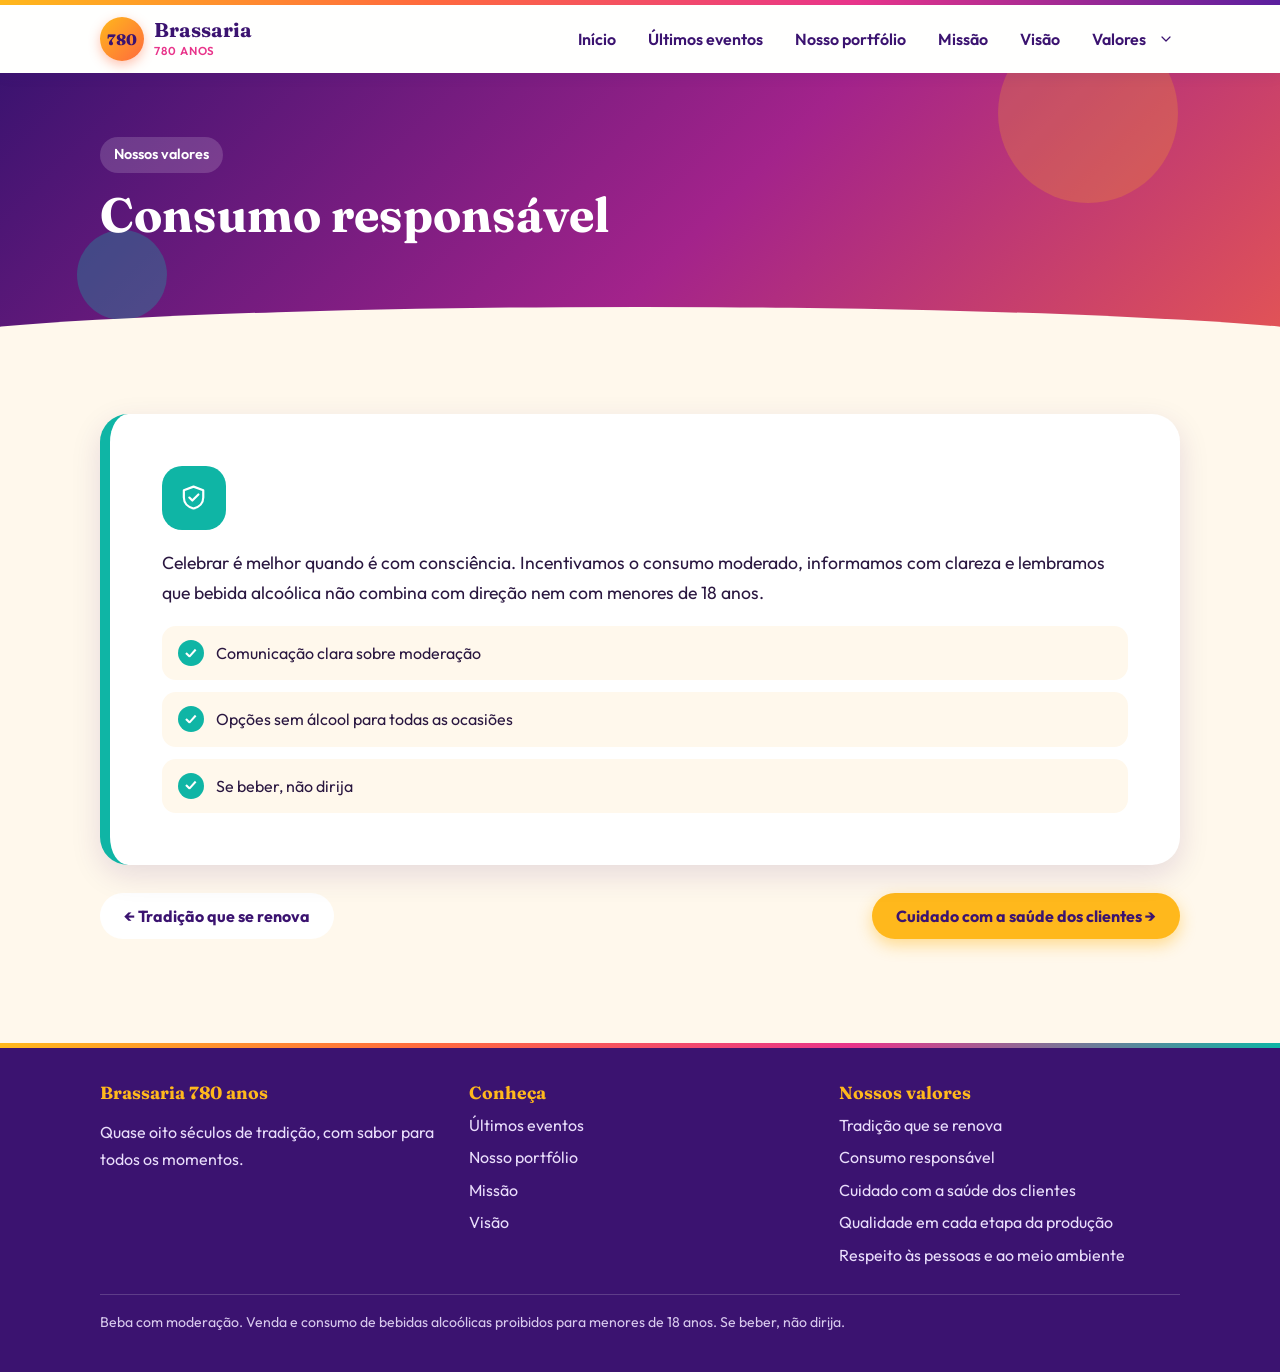
<file: Trabalho-Brassaria/src/main/resources/static/consumo-responsavel.html>
<!DOCTYPE html>
<html lang="pt-BR">
<head>
  <meta charset="UTF-8">
  <meta name="viewport" content="width=device-width, initial-scale=1.0">
  <meta name="theme-color" content="#3B1370">
  <title>Consumo responsável | Brassaria 780 anos</title>
  <link rel="preconnect" href="https://fonts.googleapis.com">
  <link rel="preconnect" href="https://fonts.gstatic.com" crossorigin>
  <link href="https://fonts.googleapis.com/css2?family=Fraunces:opsz,wght@9..144,600;9..144,800&family=Outfit:wght@400;500;600;700&display=swap" rel="stylesheet">
  <link rel="stylesheet" href="css/brassaria.css?v=3">
</head>
<body data-page="valores" data-sub="consumo-responsavel.html" class="t-2">
  <a class="skip" href="#conteudo">Pular para o conteúdo</a>
  <div id="cabecalho"></div>
  <main id="conteudo">
<section class="pagina-topo"><span class="bolha b1"></span><span class="bolha b2"></span>
  <div class="wrap"><span class="eyebrow"> Nossos valores</span><h1>Consumo responsável</h1></div></section>
<section class="secao"><div class="wrap"><div class="destaque t-2"><div class="bol" data-ico="escudo"></div>
  <p class="corpo">Celebrar é melhor quando é com consciência. Incentivamos o consumo moderado, informamos com clareza e lembramos que bebida alcoólica não combina com direção nem com menores de 18 anos.</p><ul><li>Comunicação clara sobre moderação</li><li>Opções sem álcool para todas as ocasiões</li><li>Se beber, não dirija</li></ul></div><div class="nav-pag"><a class="btn btn-sec" href="tradicao-que-se-renova.html">← Tradição que se renova</a><a class="btn" href="cuidado-com-a-saude.html">Cuidado com a saúde dos clientes →</a></div></div></section>
  </main>
  <div id="rodape"></div>
  <script src="js/layout.js?v=3"></script><script src="js/app.js?v=3"></script>
</body>
</html>
</file>
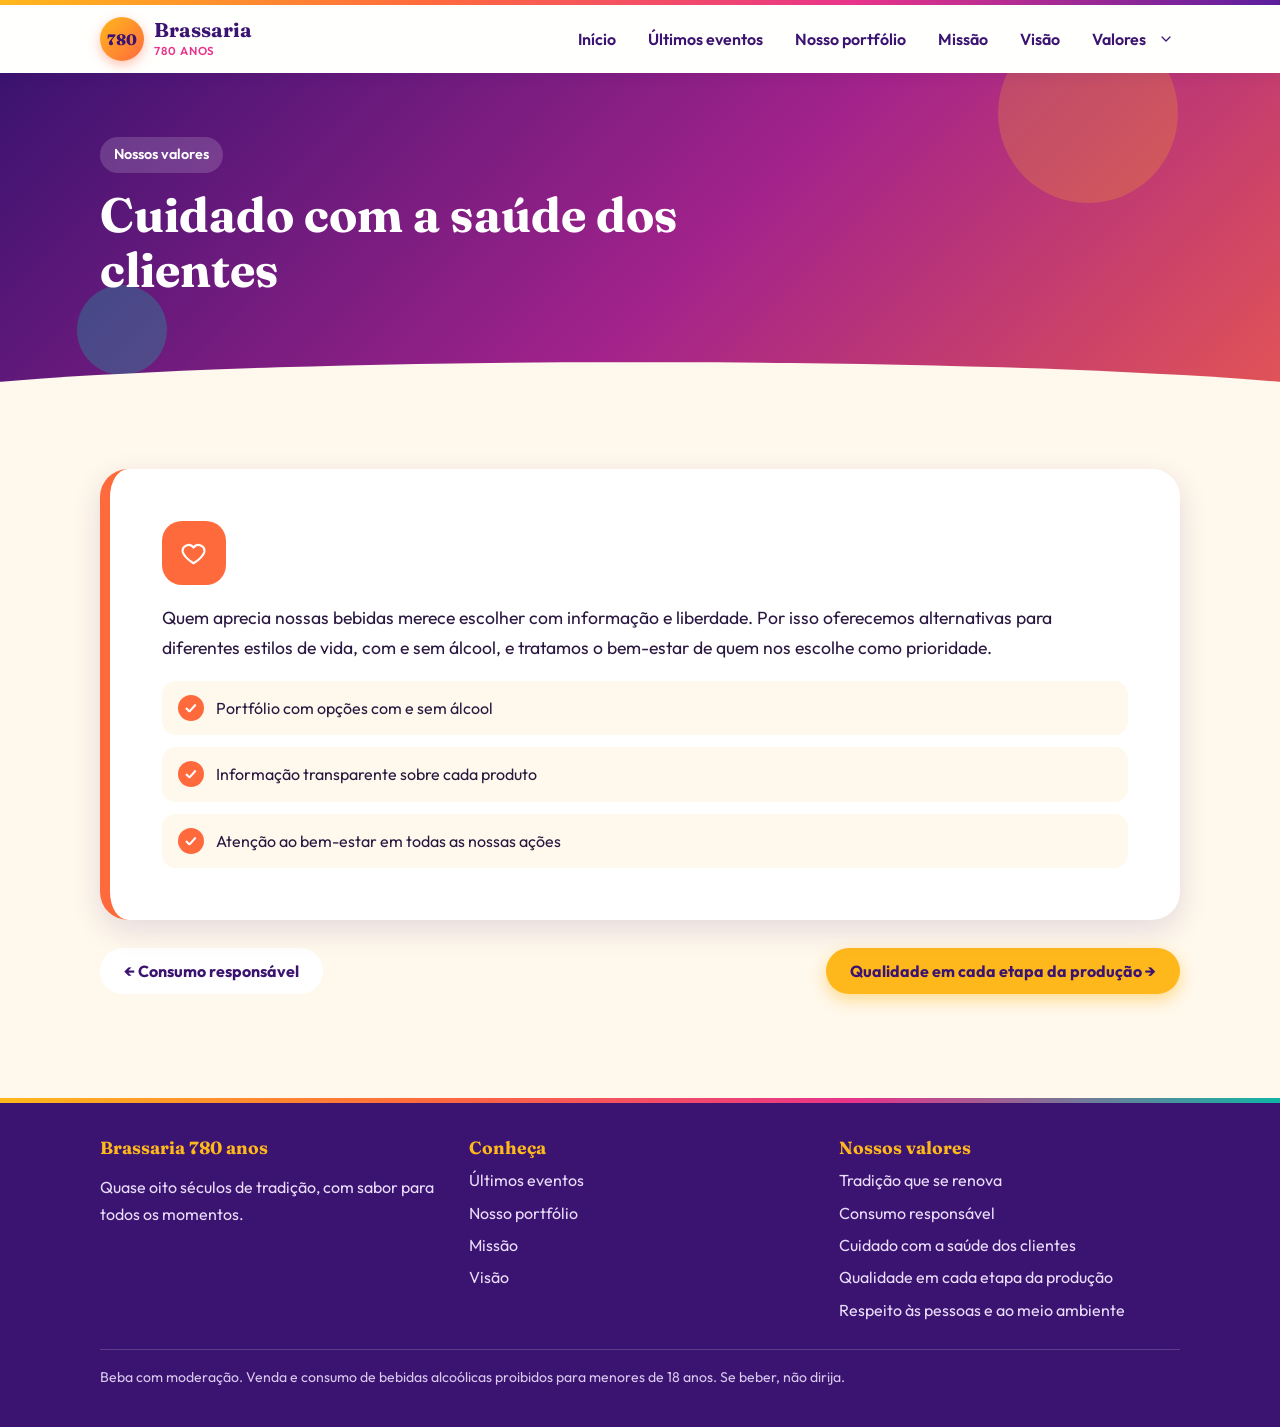
<file: Trabalho-Brassaria/src/main/resources/static/cuidado-com-a-saude.html>
<!DOCTYPE html>
<html lang="pt-BR">
<head>
  <meta charset="UTF-8">
  <meta name="viewport" content="width=device-width, initial-scale=1.0">
  <meta name="theme-color" content="#3B1370">
  <title>Cuidado com a saúde dos clientes | Brassaria 780 anos</title>
  <link rel="preconnect" href="https://fonts.googleapis.com">
  <link rel="preconnect" href="https://fonts.gstatic.com" crossorigin>
  <link href="https://fonts.googleapis.com/css2?family=Fraunces:opsz,wght@9..144,600;9..144,800&family=Outfit:wght@400;500;600;700&display=swap" rel="stylesheet">
  <link rel="stylesheet" href="css/brassaria.css?v=3">
</head>
<body data-page="valores" data-sub="cuidado-com-a-saude.html" class="t-3">
  <a class="skip" href="#conteudo">Pular para o conteúdo</a>
  <div id="cabecalho"></div>
  <main id="conteudo">
<section class="pagina-topo"><span class="bolha b1"></span><span class="bolha b2"></span>
  <div class="wrap"><span class="eyebrow"> Nossos valores</span><h1>Cuidado com a saúde dos clientes</h1></div></section>
<section class="secao"><div class="wrap"><div class="destaque t-3"><div class="bol" data-ico="coracao"></div>
  <p class="corpo">Quem aprecia nossas bebidas merece escolher com informação e liberdade. Por isso oferecemos alternativas para diferentes estilos de vida, com e sem álcool, e tratamos o bem-estar de quem nos escolhe como prioridade.</p><ul><li>Portfólio com opções com e sem álcool</li><li>Informação transparente sobre cada produto</li><li>Atenção ao bem-estar em todas as nossas ações</li></ul></div><div class="nav-pag"><a class="btn btn-sec" href="consumo-responsavel.html">← Consumo responsável</a><a class="btn" href="qualidade-na-producao.html">Qualidade em cada etapa da produção →</a></div></div></section>
  </main>
  <div id="rodape"></div>
  <script src="js/layout.js?v=3"></script><script src="js/app.js?v=3"></script>
</body>
</html>
</file>
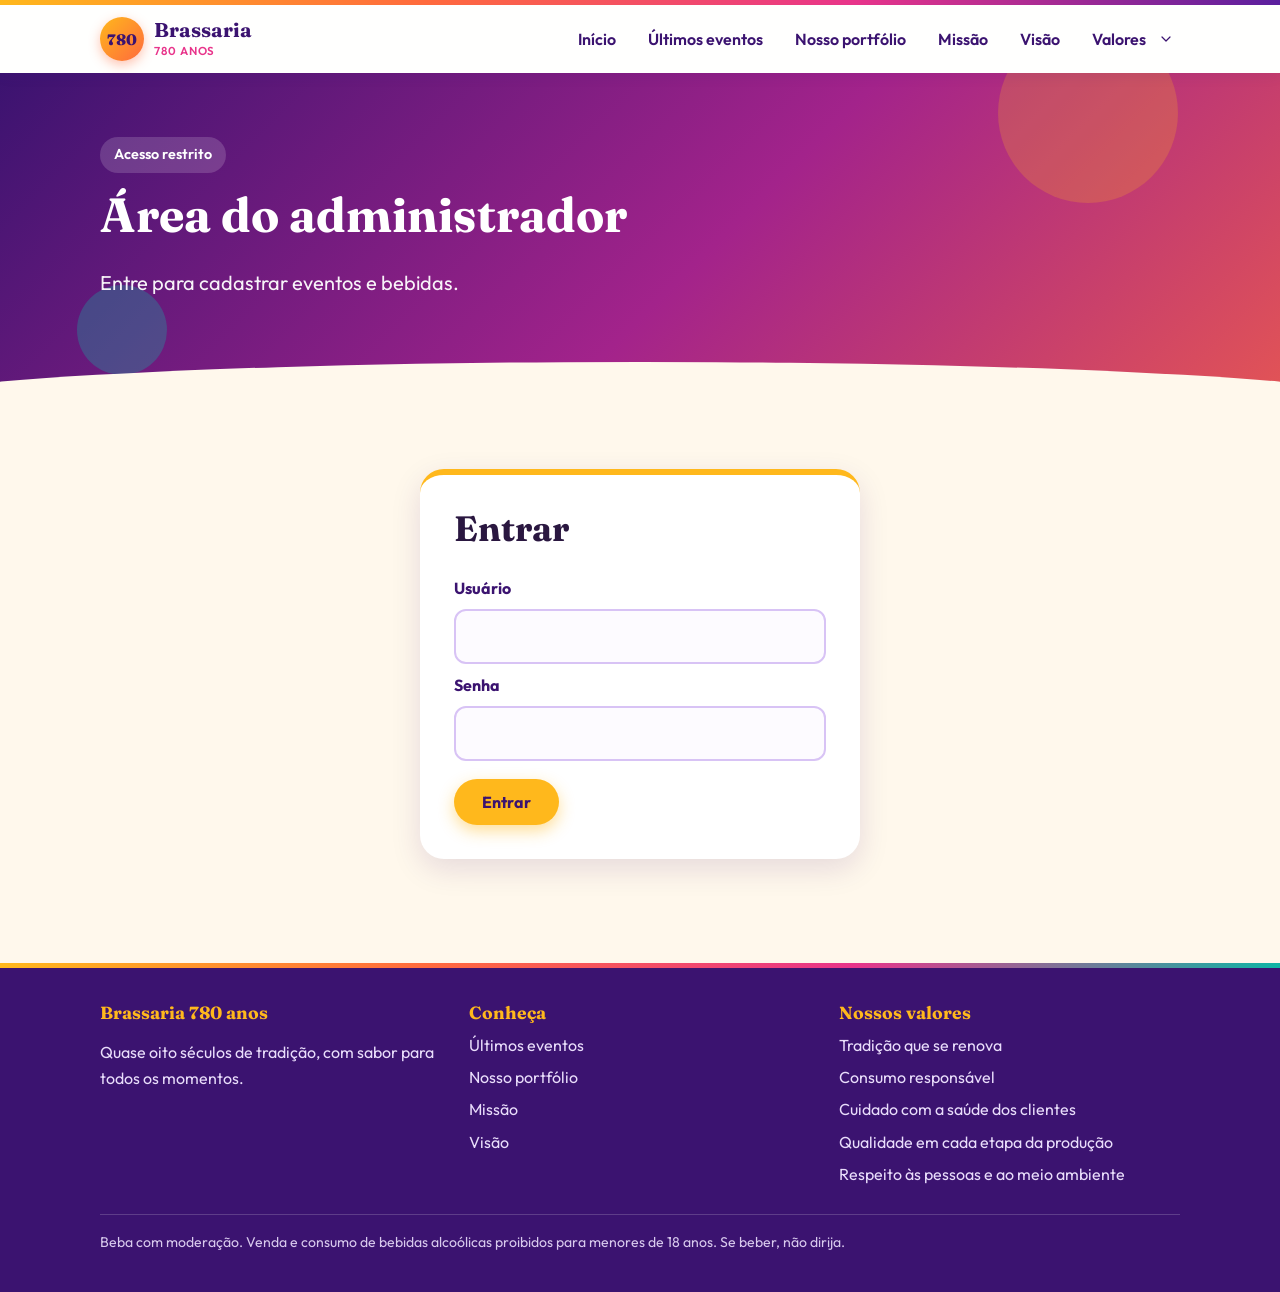
<file: Trabalho-Brassaria/src/main/resources/static/login.html>
<!DOCTYPE html>
<html lang="pt-BR">
<head>
  <meta charset="UTF-8">
  <meta name="viewport" content="width=device-width, initial-scale=1.0">
  <meta name="theme-color" content="#3B1370">
  <title>Entrar | Brassaria 780 anos</title>
  <link rel="preconnect" href="https://fonts.googleapis.com">
  <link rel="preconnect" href="https://fonts.gstatic.com" crossorigin>
  <link href="https://fonts.googleapis.com/css2?family=Fraunces:opsz,wght@9..144,600;9..144,800&family=Outfit:wght@400;500;600;700&display=swap" rel="stylesheet">
  <link rel="stylesheet" href="css/brassaria.css?v=3">
</head>
<body data-page="login" class="">
  <a class="skip" href="#conteudo">Pular para o conteúdo</a>
  <div id="cabecalho"></div>
  <main id="conteudo">
<section class="pagina-topo"><span class="bolha b1"></span><span class="bolha b2"></span>
  <div class="wrap"><span class="eyebrow"> Acesso restrito</span><h1>Área do administrador</h1><p>Entre para cadastrar eventos e bebidas.</p></div></section>
<section class="secao"><div class="wrap"><form class="login" action="/login" method="post">
  <h2>Entrar</h2><p id="erro-login" class="msg-erro" role="alert" hidden>Usuário ou senha incorretos.</p>
  <label for="username">Usuário</label><input type="text" id="username" name="username" autocomplete="username" required>
  <label for="password">Senha</label><input type="password" id="password" name="password" autocomplete="current-password" required>
  <button type="submit">Entrar</button></form></div></section>
<script>if(location.search.includes("erro"))document.getElementById("erro-login").hidden=false;</script>
  </main>
  <div id="rodape"></div>
  <script src="js/layout.js?v=3"></script>
</body>
</html>
</file>
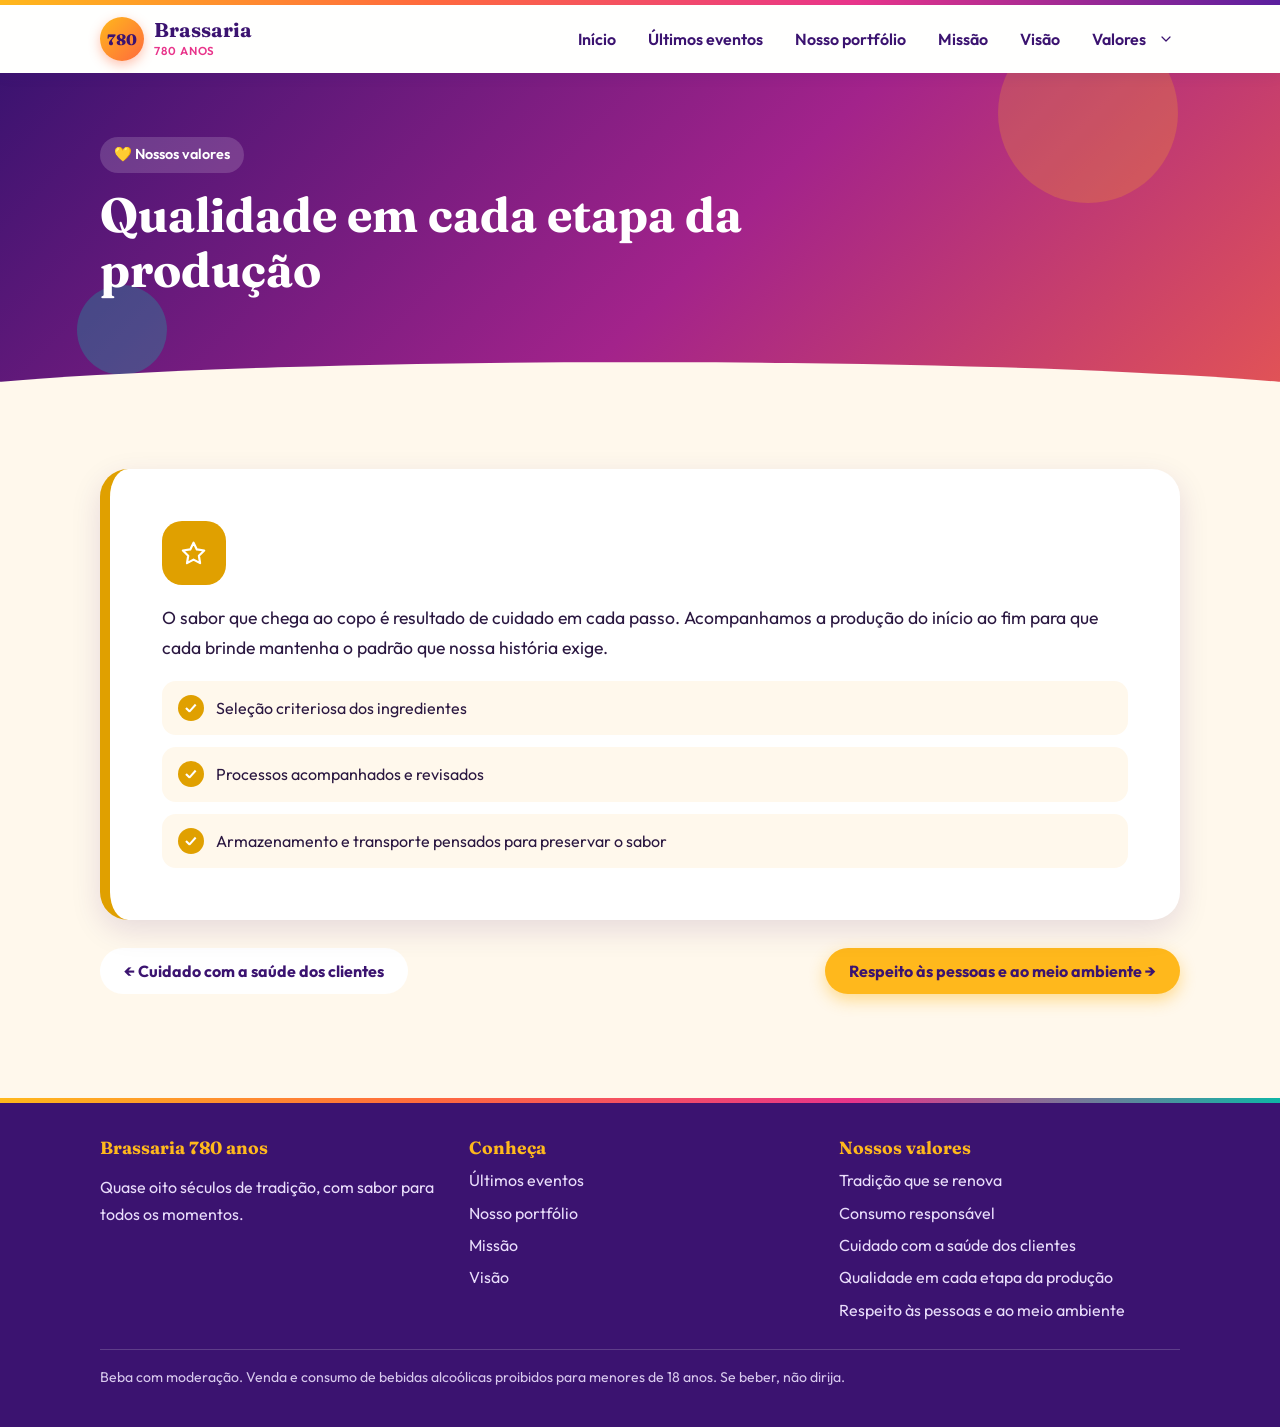
<file: Trabalho-Brassaria/src/main/resources/static/qualidade-na-producao.html>
<!DOCTYPE html>
<html lang="pt-BR">
<head>
  <meta charset="UTF-8">
  <meta name="viewport" content="width=device-width, initial-scale=1.0">
  <meta name="theme-color" content="#3B1370">
  <title>Qualidade em cada etapa da produção | Brassaria 780 anos</title>
  <link rel="preconnect" href="https://fonts.googleapis.com">
  <link rel="preconnect" href="https://fonts.gstatic.com" crossorigin>
  <link href="https://fonts.googleapis.com/css2?family=Fraunces:opsz,wght@9..144,600;9..144,800&family=Outfit:wght@400;500;600;700&display=swap" rel="stylesheet">
  <link rel="stylesheet" href="css/brassaria.css?v=3">
</head>
<body data-page="valores" data-sub="qualidade-na-producao.html" class="t-4">
  <a class="skip" href="#conteudo">Pular para o conteúdo</a>
  <div id="cabecalho"></div>
  <main id="conteudo">
<section class="pagina-topo"><span class="bolha b1"></span><span class="bolha b2"></span>
  <div class="wrap"><span class="eyebrow">💛 Nossos valores</span><h1>Qualidade em cada etapa da produção</h1></div></section>
<section class="secao"><div class="wrap"><div class="destaque t-4"><div class="bol" data-ico="estrela"></div>
  <p class="corpo">O sabor que chega ao copo é resultado de cuidado em cada passo. Acompanhamos a produção do início ao fim para que cada brinde mantenha o padrão que nossa história exige.</p><ul><li>Seleção criteriosa dos ingredientes</li><li>Processos acompanhados e revisados</li><li>Armazenamento e transporte pensados para preservar o sabor</li></ul></div><div class="nav-pag"><a class="btn btn-sec" href="cuidado-com-a-saude.html">← Cuidado com a saúde dos clientes</a><a class="btn" href="respeito-pessoas-meio-ambiente.html">Respeito às pessoas e ao meio ambiente →</a></div></div></section>
  </main>
  <div id="rodape"></div>
  <script src="js/layout.js?v=3"></script><script src="js/app.js?v=3"></script>
</body>
</html>
</file>
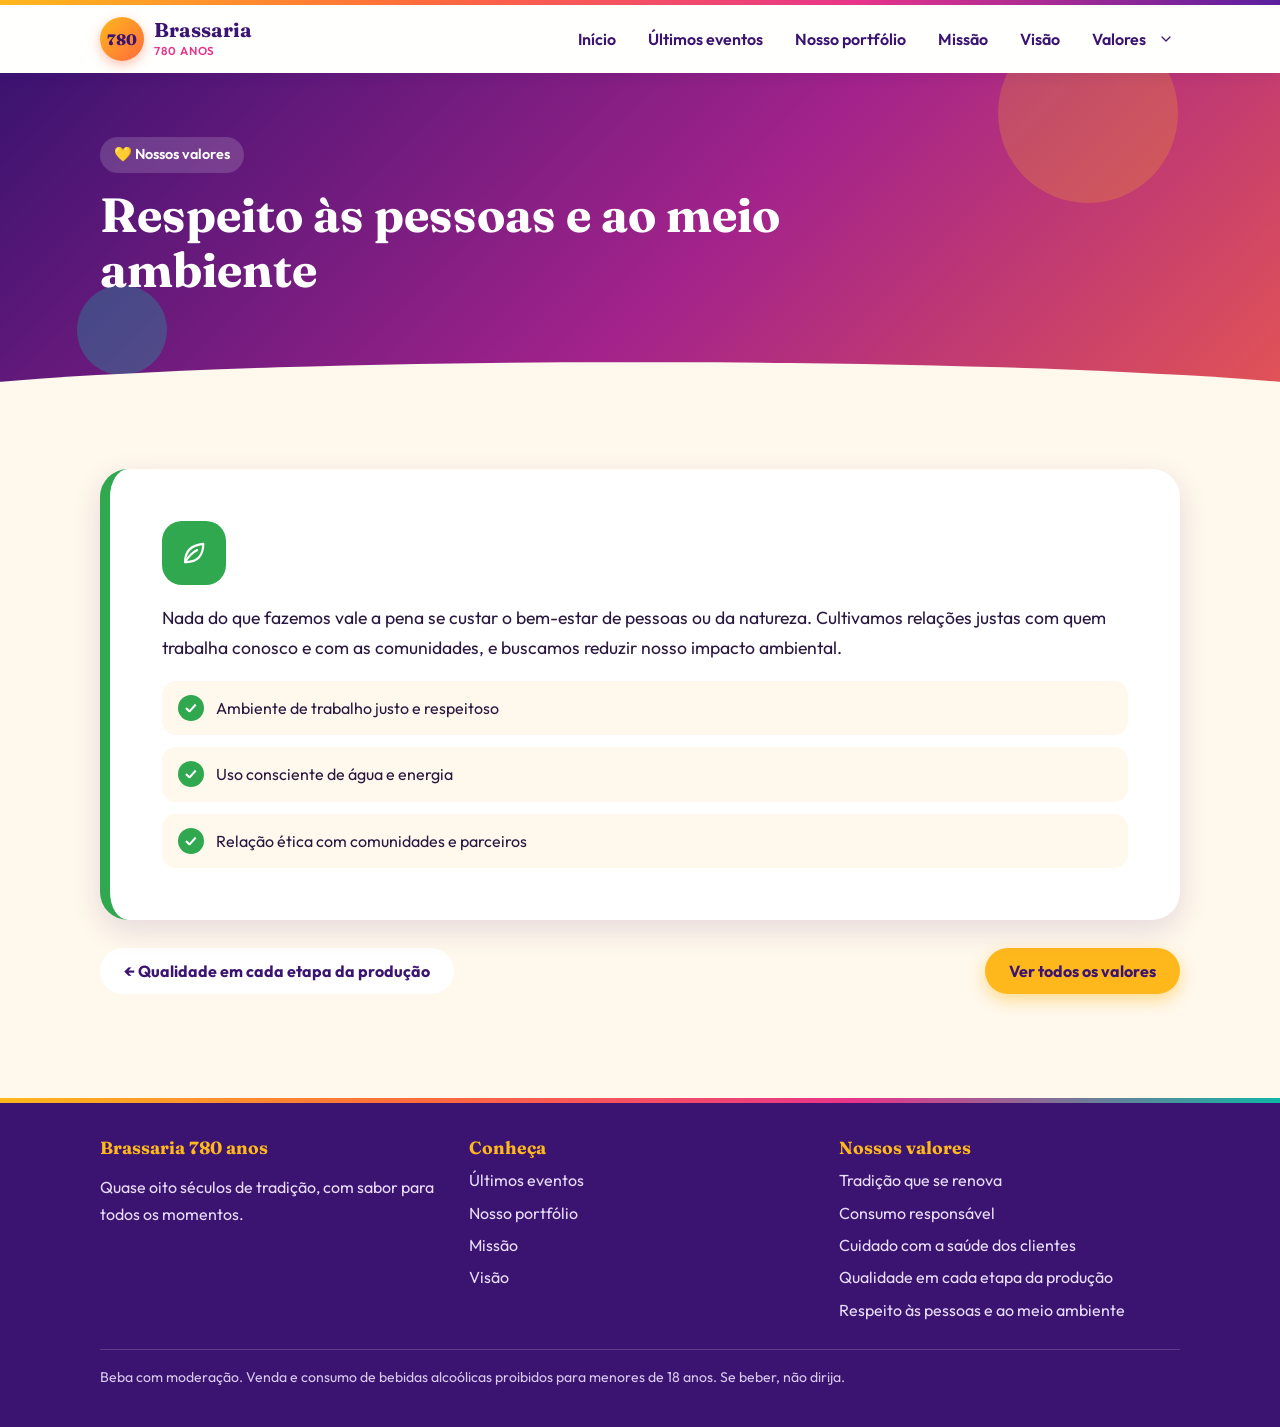
<file: Trabalho-Brassaria/src/main/resources/static/respeito-pessoas-meio-ambiente.html>
<!DOCTYPE html>
<html lang="pt-BR">
<head>
  <meta charset="UTF-8">
  <meta name="viewport" content="width=device-width, initial-scale=1.0">
  <meta name="theme-color" content="#3B1370">
  <title>Respeito às pessoas e ao meio ambiente | Brassaria 780 anos</title>
  <link rel="preconnect" href="https://fonts.googleapis.com">
  <link rel="preconnect" href="https://fonts.gstatic.com" crossorigin>
  <link href="https://fonts.googleapis.com/css2?family=Fraunces:opsz,wght@9..144,600;9..144,800&family=Outfit:wght@400;500;600;700&display=swap" rel="stylesheet">
  <link rel="stylesheet" href="css/brassaria.css?v=3">
</head>
<body data-page="valores" data-sub="respeito-pessoas-meio-ambiente.html" class="t-5">
  <a class="skip" href="#conteudo">Pular para o conteúdo</a>
  <div id="cabecalho"></div>
  <main id="conteudo">
<section class="pagina-topo"><span class="bolha b1"></span><span class="bolha b2"></span>
  <div class="wrap"><span class="eyebrow">💛 Nossos valores</span><h1>Respeito às pessoas e ao meio ambiente</h1></div></section>
<section class="secao"><div class="wrap"><div class="destaque t-5"><div class="bol" data-ico="folha"></div>
  <p class="corpo">Nada do que fazemos vale a pena se custar o bem-estar de pessoas ou da natureza. Cultivamos relações justas com quem trabalha conosco e com as comunidades, e buscamos reduzir nosso impacto ambiental.</p><ul><li>Ambiente de trabalho justo e respeitoso</li><li>Uso consciente de água e energia</li><li>Relação ética com comunidades e parceiros</li></ul></div><div class="nav-pag"><a class="btn btn-sec" href="qualidade-na-producao.html">← Qualidade em cada etapa da produção</a><a class="btn" href="valores.html">Ver todos os valores</a></div></div></section>
  </main>
  <div id="rodape"></div>
  <script src="js/layout.js?v=3"></script><script src="js/app.js?v=3"></script>
</body>
</html>
</file>
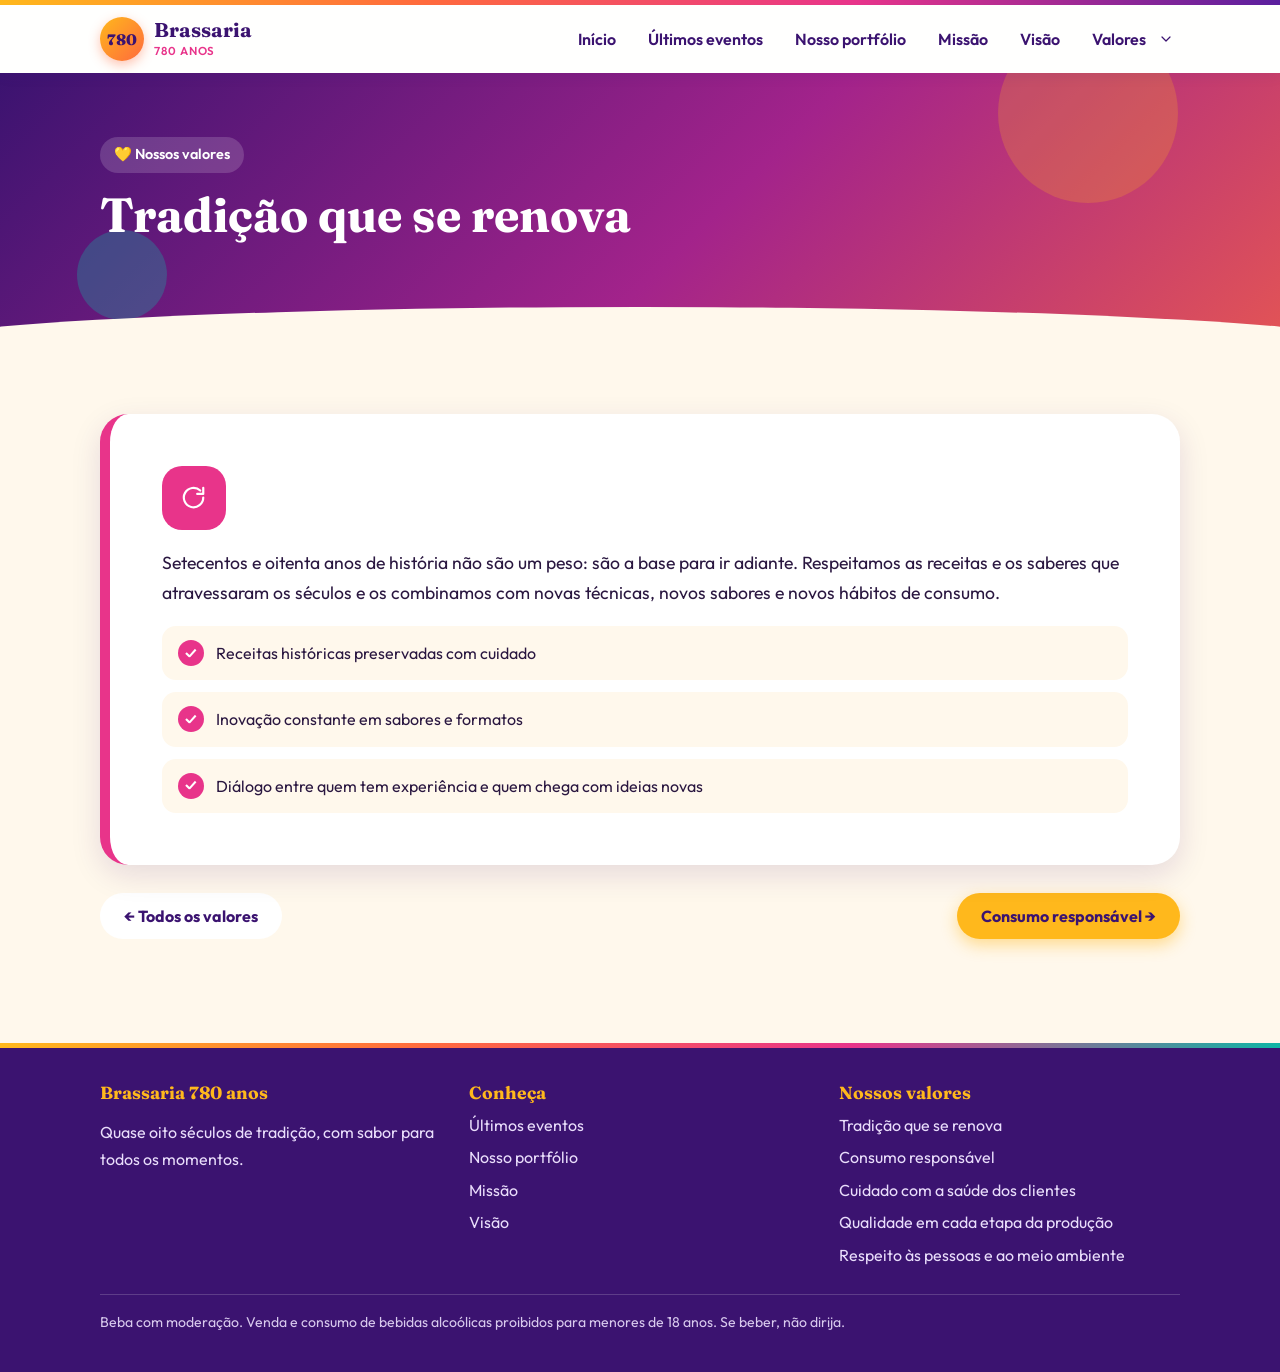
<file: Trabalho-Brassaria/src/main/resources/static/tradicao-que-se-renova.html>
<!DOCTYPE html>
<html lang="pt-BR">
<head>
  <meta charset="UTF-8">
  <meta name="viewport" content="width=device-width, initial-scale=1.0">
  <meta name="theme-color" content="#3B1370">
  <title>Tradição que se renova | Brassaria 780 anos</title>
  <link rel="preconnect" href="https://fonts.googleapis.com">
  <link rel="preconnect" href="https://fonts.gstatic.com" crossorigin>
  <link href="https://fonts.googleapis.com/css2?family=Fraunces:opsz,wght@9..144,600;9..144,800&family=Outfit:wght@400;500;600;700&display=swap" rel="stylesheet">
  <link rel="stylesheet" href="css/brassaria.css?v=3">
</head>
<body data-page="valores" data-sub="tradicao-que-se-renova.html" class="t-1">
  <a class="skip" href="#conteudo">Pular para o conteúdo</a>
  <div id="cabecalho"></div>
  <main id="conteudo">
<section class="pagina-topo"><span class="bolha b1"></span><span class="bolha b2"></span>
  <div class="wrap"><span class="eyebrow">💛 Nossos valores</span><h1>Tradição que se renova</h1></div></section>
<section class="secao"><div class="wrap"><div class="destaque t-1"><div class="bol" data-ico="renova"></div>
  <p class="corpo">Setecentos e oitenta anos de história não são um peso: são a base para ir adiante. Respeitamos as receitas e os saberes que atravessaram os séculos e os combinamos com novas técnicas, novos sabores e novos hábitos de consumo.</p><ul><li>Receitas históricas preservadas com cuidado</li><li>Inovação constante em sabores e formatos</li><li>Diálogo entre quem tem experiência e quem chega com ideias novas</li></ul></div><div class="nav-pag"><a class="btn btn-sec" href="valores.html">← Todos os valores</a><a class="btn" href="consumo-responsavel.html">Consumo responsável →</a></div></div></section>
  </main>
  <div id="rodape"></div>
  <script src="js/layout.js?v=3"></script><script src="js/app.js?v=3"></script>
</body>
</html>
</file>
<file: Trabalho-Brassaria/src/main/resources/static/css/brassaria.css>
:root{--roxo:#3B1370;--roxo2:#5A1F9E;--mag:#E8348A;--coral:#FF6A3D;--amb:#FFB81C;--turq:#0FB5A5;--verde:#2FA84F;--creme:#FFF8EC;--tinta:#2A1740;--mut:#65557A;--acc:var(--mag);--sh:0 10px 30px rgba(59,19,112,.13)}
*{box-sizing:border-box}html{scroll-behavior:smooth}
body{margin:0;font:1rem/1.65 Outfit,system-ui,"Segoe UI",sans-serif;background:var(--creme);color:var(--tinta);min-height:100vh;display:flex;flex-direction:column}
main{flex:1}
h1,h2,h3{font-family:Fraunces,Georgia,serif;line-height:1.15;margin:0 0 .5em}
h2{font-size:clamp(1.6rem,4vw,2.2rem)}a{color:inherit}
.ico{width:1.4em;height:1.4em;flex:none}
.wrap{max-width:1120px;margin:0 auto;padding:0 20px}
.skip{position:absolute;left:-999px}.skip:focus{left:12px;top:12px;background:#fff;padding:8px 14px;border-radius:8px;z-index:99}
:focus-visible{outline:3px solid var(--amb);outline-offset:2px}
.t-1{--acc:var(--mag)}.t-2{--acc:var(--turq)}.t-3{--acc:var(--coral)}.t-4{--acc:#E0A000}.t-5{--acc:var(--verde)}
/* topo */
.topo{position:sticky;top:0;z-index:50;background:rgba(255,255,255,.94);backdrop-filter:blur(10px);border-top:5px solid;border-image:linear-gradient(90deg,var(--amb),var(--coral),var(--mag),var(--roxo2)) 1;box-shadow:0 2px 14px rgba(59,19,112,.08)}
.barra{display:flex;align-items:center;justify-content:space-between;gap:16px;min-height:68px}
.marca{display:flex;align-items:center;gap:10px;text-decoration:none;font:700 1.25rem Fraunces,Georgia,serif;color:var(--roxo);line-height:1}
.marca small{display:block;font:600 .72rem Outfit,sans-serif;color:var(--mag);letter-spacing:.08em;text-transform:uppercase;margin-top:3px}
.selo{display:grid;place-items:center;width:44px;height:44px;border-radius:50%;background:linear-gradient(135deg,var(--amb),var(--coral));color:var(--roxo);font:800 .95rem Fraunces,serif;box-shadow:0 4px 12px rgba(255,106,61,.4)}
.menu ul{list-style:none;margin:0;padding:0;display:flex;gap:4px;align-items:center}
.menu a{display:block;padding:8px 14px;border-radius:999px;text-decoration:none;font-weight:600;color:var(--roxo);transition:.2s}
.menu a:hover{background:#F3E8FF}.menu a[aria-current=page]{background:var(--roxo);color:#fff}
.tem-sub{position:relative;display:flex;align-items:center}
.tem-sub>a{padding-right:6px}
.sub-toggle{border:0;background:none;color:var(--roxo);cursor:pointer;padding:6px;border-radius:50%;display:grid}
.sub-toggle svg{width:16px;height:16px;transition:.2s}.aberto .sub-toggle svg{transform:rotate(180deg)}
.submenu{display:none!important;position:absolute;top:100%;right:0;min-width:300px;background:#fff;padding:8px!important;border-radius:16px;box-shadow:var(--sh);flex-direction:column;align-items:stretch!important}
.aberto .submenu,.tem-sub:focus-within .submenu{display:flex!important}
@media(hover:hover){.tem-sub:hover .submenu{display:flex!important}}
.submenu a{border-radius:10px}
.burger{display:none;width:46px;height:46px;border:0;border-radius:12px;background:var(--roxo);cursor:pointer;position:relative}
.burger span,.burger span::before,.burger span::after{position:absolute;left:12px;width:22px;height:3px;border-radius:3px;background:#fff;content:"";transition:.25s}
.burger span{top:21px}.burger span::before{left:0;top:-7px}.burger span::after{left:0;top:7px}
.burger[aria-expanded=true] span{background:transparent}.burger[aria-expanded=true] span::before{top:0;transform:rotate(45deg)}.burger[aria-expanded=true] span::after{top:0;transform:rotate(-45deg)}
@media(max-width:960px){
.burger{display:block}
.menu{position:absolute;left:0;right:0;top:100%;background:#fff;padding:12px 20px 20px;box-shadow:0 14px 24px rgba(59,19,112,.15);display:none;max-height:calc(100vh - 80px);overflow:auto}
.menu.visivel{display:block}.menu ul{flex-direction:column;align-items:stretch}
.menu a{padding:12px 14px;border-radius:12px}
.tem-sub{flex-wrap:wrap}.tem-sub>a{flex:1}.sub-toggle{padding:12px}
.submenu{position:static;box-shadow:none;min-width:0;width:100%;padding:0 0 0 14px!important;border-left:3px solid var(--amb);border-radius:0;margin-left:10px}
@media(hover:hover){.tem-sub:hover .submenu{display:none!important}.tem-sub.aberto:hover .submenu{display:flex!important}}
}
/* heróis */
.hero,.pagina-topo{position:relative;overflow:hidden;color:#fff;background:linear-gradient(135deg,var(--roxo) 0%,#A3238B 55%,var(--coral) 120%)}
.hero{padding:clamp(48px,9vw,100px) 0 clamp(70px,10vw,120px)}
.pagina-topo{padding:clamp(36px,6vw,64px) 0 clamp(56px,8vw,84px);--acc:var(--amb)}
.hero .wrap,.pagina-topo .wrap{position:relative;z-index:1}
.hero::after,.pagina-topo::after{content:"";position:absolute;left:0;right:0;bottom:-1px;height:44px;background:var(--creme);clip-path:ellipse(60% 100% at 50% 100%)}
.bolha{position:absolute;border-radius:50%;background:rgba(255,184,28,.22);animation:flutua 8s ease-in-out infinite}
.b1{width:180px;height:180px;right:8%;top:-50px}.b2{width:90px;height:90px;left:6%;bottom:30px;background:rgba(15,181,165,.3);animation-delay:-3s}.b3{width:46px;height:46px;right:34%;bottom:50px;background:rgba(232,52,138,.4);animation-delay:-5s}
@keyframes flutua{50%{transform:translateY(-22px)}}
.eyebrow{display:inline-flex;align-items:center;gap:8px;background:rgba(255,255,255,.16);padding:6px 14px;border-radius:999px;font-weight:600;font-size:.9rem;margin-bottom:14px}
.hero h1{font-size:clamp(2.4rem,7vw,4.6rem);max-width:12ch}.hero h1 em{font-style:normal;color:var(--amb)}
.pagina-topo h1{font-size:clamp(1.9rem,5vw,3rem);max-width:22ch}
.hero p,.pagina-topo p{font-size:clamp(1.05rem,2.4vw,1.25rem);max-width:46ch;margin:0 0 22px;opacity:.95}
.caneca{position:absolute;right:6%;bottom:30px;width:min(260px,26vw)}@media(max-width:760px){.caneca{display:none}}
.btns{display:flex;flex-wrap:wrap;gap:12px}
.btn{display:inline-flex;align-items:center;gap:8px;padding:13px 24px;border-radius:999px;font:700 1rem Outfit,sans-serif;text-decoration:none;border:0;cursor:pointer;background:var(--amb);color:var(--roxo);box-shadow:0 6px 16px rgba(255,184,28,.45);transition:.2s}
.btn:hover{transform:translateY(-3px)}
.btn-sec{background:#fff;color:var(--roxo);box-shadow:none}.hero .btn-sec{background:rgba(255,255,255,.18);color:#fff}
/* seções */
.secao{padding:clamp(36px,6vw,64px) 0}.secao.pull{margin-top:-30px;position:relative;z-index:2}
.cab{display:flex;justify-content:space-between;align-items:end;gap:12px;flex-wrap:wrap;margin-bottom:22px}.cab h2{margin:0}
.link-mais{font-weight:700;color:var(--mag);text-decoration:none}.link-mais:hover{text-decoration:underline}
.grade{display:grid;grid-template-columns:repeat(auto-fit,minmax(min(100%,270px),1fr));gap:20px}
.card{background:#fff;border-radius:22px;padding:24px;box-shadow:var(--sh);animation:sobe .5s both;animation-delay:calc(var(--i,0)*70ms);transition:transform .25s}
.card:hover{transform:translateY(-5px)}
@keyframes sobe{from{opacity:0;transform:translateY(16px)}}
.card h3{font-size:1.3rem;color:var(--roxo)}.card p{margin:0;color:var(--mut)}
.evento{border-top:6px solid var(--mag)}.evento:nth-child(3n+2){border-color:var(--turq)}.evento:nth-child(3n){border-color:var(--amb)}
.selo-data{display:inline-flex;flex-direction:column;align-items:center;background:var(--roxo);color:#fff;border-radius:14px;padding:8px 16px;margin-bottom:14px;line-height:1.1}
.selo-data strong{font:800 1.8rem Fraunces,serif;color:var(--amb)}.selo-data span{font-size:.72rem;letter-spacing:.08em;font-weight:600}
.esqueleto{min-height:190px;background:linear-gradient(90deg,#fff 25%,#F3E8FF 50%,#fff 75%);background-size:200% 100%;animation:brilho 1.2s infinite}
@keyframes brilho{to{background-position:-200% 0}}
.aviso{grid-column:1/-1;background:#fff;border:2px dashed #D8C3F5;border-radius:22px;padding:28px;text-align:center;color:var(--mut)}.aviso p{margin:0 0 12px}
.stats{display:grid;grid-template-columns:repeat(auto-fit,minmax(150px,1fr));gap:16px}
.stat{background:#fff;border-radius:22px;padding:20px;text-align:center;box-shadow:var(--sh)}
.stat strong{display:block;font:800 clamp(2rem,5vw,2.8rem) Fraunces,serif;color:var(--mag)}.stat span{color:var(--mut);font-weight:600}
/* tiles e valores */
.tile{display:block;text-decoration:none;position:relative;overflow:hidden}
.tile .bol{display:grid;place-items:center;width:54px;height:54px;border-radius:16px;background:var(--acc);color:#fff;margin-bottom:14px;font-size:1.1rem}
.t-4 .bol{color:var(--roxo)}.tile .ir{display:inline-block;margin-top:12px;font-weight:700;color:var(--acc);filter:brightness(.8)}
/* portfólio */
.chips{display:flex;flex-wrap:wrap;gap:10px;margin-bottom:26px}
.chip{border:2px solid var(--roxo2);background:#fff;color:var(--roxo);font:600 .95rem Outfit,sans-serif;padding:8px 18px;border-radius:999px;cursor:pointer;transition:.2s}
.chip:hover{background:#F3E8FF}.chip[aria-pressed=true]{background:var(--roxo);color:#fff;border-color:var(--roxo)}
.categoria{margin-bottom:34px}.categoria h3{display:flex;align-items:center;gap:10px;font-size:1.5rem;color:var(--roxo)}.categoria h3::before{content:"";width:12px;height:28px;border-radius:6px;background:linear-gradient(var(--amb),var(--coral))}
.bebida{display:flex;align-items:center;gap:14px;padding:16px 18px;font-weight:600;color:var(--roxo)}
.bebida .ico{width:2.1em;height:2.1em;padding:8px;border-radius:14px;background:#FFF1CC;color:#C27A00}
/* missão / visão / valores */
.destaque{position:relative;background:#fff;border-radius:28px;padding:clamp(26px,5vw,52px);box-shadow:var(--sh);border-left:10px solid var(--acc);display:grid;gap:18px}
.destaque .bol{display:grid;place-items:center;width:64px;height:64px;border-radius:20px;background:var(--acc);color:#fff;font-size:1.3rem}
.destaque p{font:500 clamp(1.2rem,3vw,1.7rem)/1.5 Fraunces,Georgia,serif;margin:0;color:var(--roxo)}
.destaque .corpo{font:1.1rem/1.7 Outfit,sans-serif;color:var(--tinta)}
.destaque ul{margin:0;padding:0;list-style:none;display:grid;gap:12px}
.destaque li{display:flex;gap:12px;align-items:flex-start;background:var(--creme);padding:14px 16px;border-radius:14px}
.destaque li::before{content:"✓";flex:none;display:grid;place-items:center;width:26px;height:26px;border-radius:50%;background:var(--acc);color:#fff;font-weight:800;font-size:.85rem}
.nav-pag{display:flex;justify-content:space-between;gap:12px;flex-wrap:wrap;margin-top:28px}
/* rodapé */
.rodape{background:var(--roxo);color:#E9DDFB;margin-top:40px;padding:40px 0 24px;position:relative}
.rodape::before{content:"";position:absolute;left:0;right:0;top:0;height:5px;background:linear-gradient(90deg,var(--amb),var(--coral),var(--mag),var(--turq))}
.rod-grid{display:grid;grid-template-columns:repeat(auto-fit,minmax(200px,1fr));gap:28px}
.rodape h3{color:var(--amb);font-size:1.1rem}.rodape ul{list-style:none;margin:0;padding:0;display:grid;gap:6px}.rodape a{text-decoration:none}.rodape a:hover{color:var(--amb)}
.aviso-legal{border-top:1px solid rgba(255,255,255,.2);margin-top:26px;padding-top:16px;font-size:.88rem;opacity:.9}
/* admin */
form{background:#fff;padding:clamp(20px,4vw,34px);border-radius:24px;border-top:6px solid var(--amb);box-shadow:var(--sh);display:grid;gap:8px}
label{font-weight:700;color:var(--roxo)}
input,textarea{font:inherit;padding:12px 14px;border:2px solid #D8C3F5;border-radius:12px;width:100%;background:#FDFBFF}
input:focus,textarea:focus{outline:3px solid var(--amb);border-color:var(--roxo2)}
form button{margin-top:10px;justify-self:start;background:var(--amb);color:var(--roxo);font:700 1rem Outfit,sans-serif;border:0;border-radius:999px;padding:13px 28px;cursor:pointer;box-shadow:0 6px 16px rgba(255,184,28,.45)}
#mensagem{margin:0;min-height:1.4em}#mensagem.ok{color:#1e7a3c;font-weight:700}#mensagem.erro{color:#b3261e;font-weight:700}
.linha-evento{display:flex;justify-content:space-between;align-items:center;gap:12px;background:#fff;padding:14px 18px;margin-bottom:10px;border-left:6px solid var(--mag);border-radius:14px;box-shadow:0 4px 14px rgba(59,19,112,.08)}
.btn-excluir{background:transparent;color:#b3261e;border:2px solid #b3261e;border-radius:999px;padding:6px 16px;cursor:pointer;font:600 .9rem Outfit,sans-serif;flex:none}.btn-excluir:hover{background:#b3261e;color:#fff}
.admin-grid{display:grid;gap:36px;grid-template-columns:1fr}@media(min-width:900px){.admin-grid{grid-template-columns:1fr 1fr;align-items:start}}
@media(prefers-reduced-motion:reduce){*{animation:none!important;transition:none!important;scroll-behavior:auto}}
/* voltar ao topo */
.topo-btn{position:fixed;right:18px;bottom:18px;z-index:60;width:52px;height:52px;border:0;border-radius:50%;background:linear-gradient(135deg,var(--amb),var(--coral));color:var(--roxo);cursor:pointer;display:grid;place-items:center;box-shadow:0 8px 20px rgba(255,106,61,.5);opacity:0;pointer-events:none;transform:translateY(14px);transition:.25s}
.topo-btn.ver{opacity:1;pointer-events:auto;transform:none}.topo-btn:hover{transform:translateY(-3px)}.topo-btn svg{width:24px;height:24px;transform:rotate(180deg)}
/* abas do admin, login */
.abas{display:flex;gap:10px;margin-bottom:28px;flex-wrap:wrap}
.aba{flex:1 1 160px;border:2px solid var(--roxo2);background:#fff;color:var(--roxo);font:700 1.05rem Outfit,sans-serif;padding:14px 22px;border-radius:16px;cursor:pointer;transition:.2s}
.aba:hover{background:#F3E8FF}.aba[aria-selected=true]{background:var(--roxo);color:#fff;box-shadow:0 8px 20px rgba(59,19,112,.3)}
[hidden]{display:none!important}
select{font:inherit;padding:12px 14px;border:2px solid #D8C3F5;border-radius:12px;width:100%;background:#FDFBFF}
select:focus{outline:3px solid var(--amb);border-color:var(--roxo2)}
.btn-link{background:none!important;box-shadow:none!important;color:var(--mag)!important;padding:4px 0!important;font:700 .95rem Outfit,sans-serif!important;border-radius:0!important;justify-self:start;margin:0!important}
.btn-link:hover{text-decoration:underline}
.linha-cat{display:flex;gap:10px}.linha-cat button{margin:0!important;flex:none}
.linha-evento small{display:block;color:var(--mut)}
.login{max-width:440px;margin:0 auto}.msg-erro{margin:0;background:#FDE8E8;color:#b3261e;padding:10px 14px;border-radius:12px;font-weight:600}
.pagina-topo .btns{margin-top:6px}
</file>
